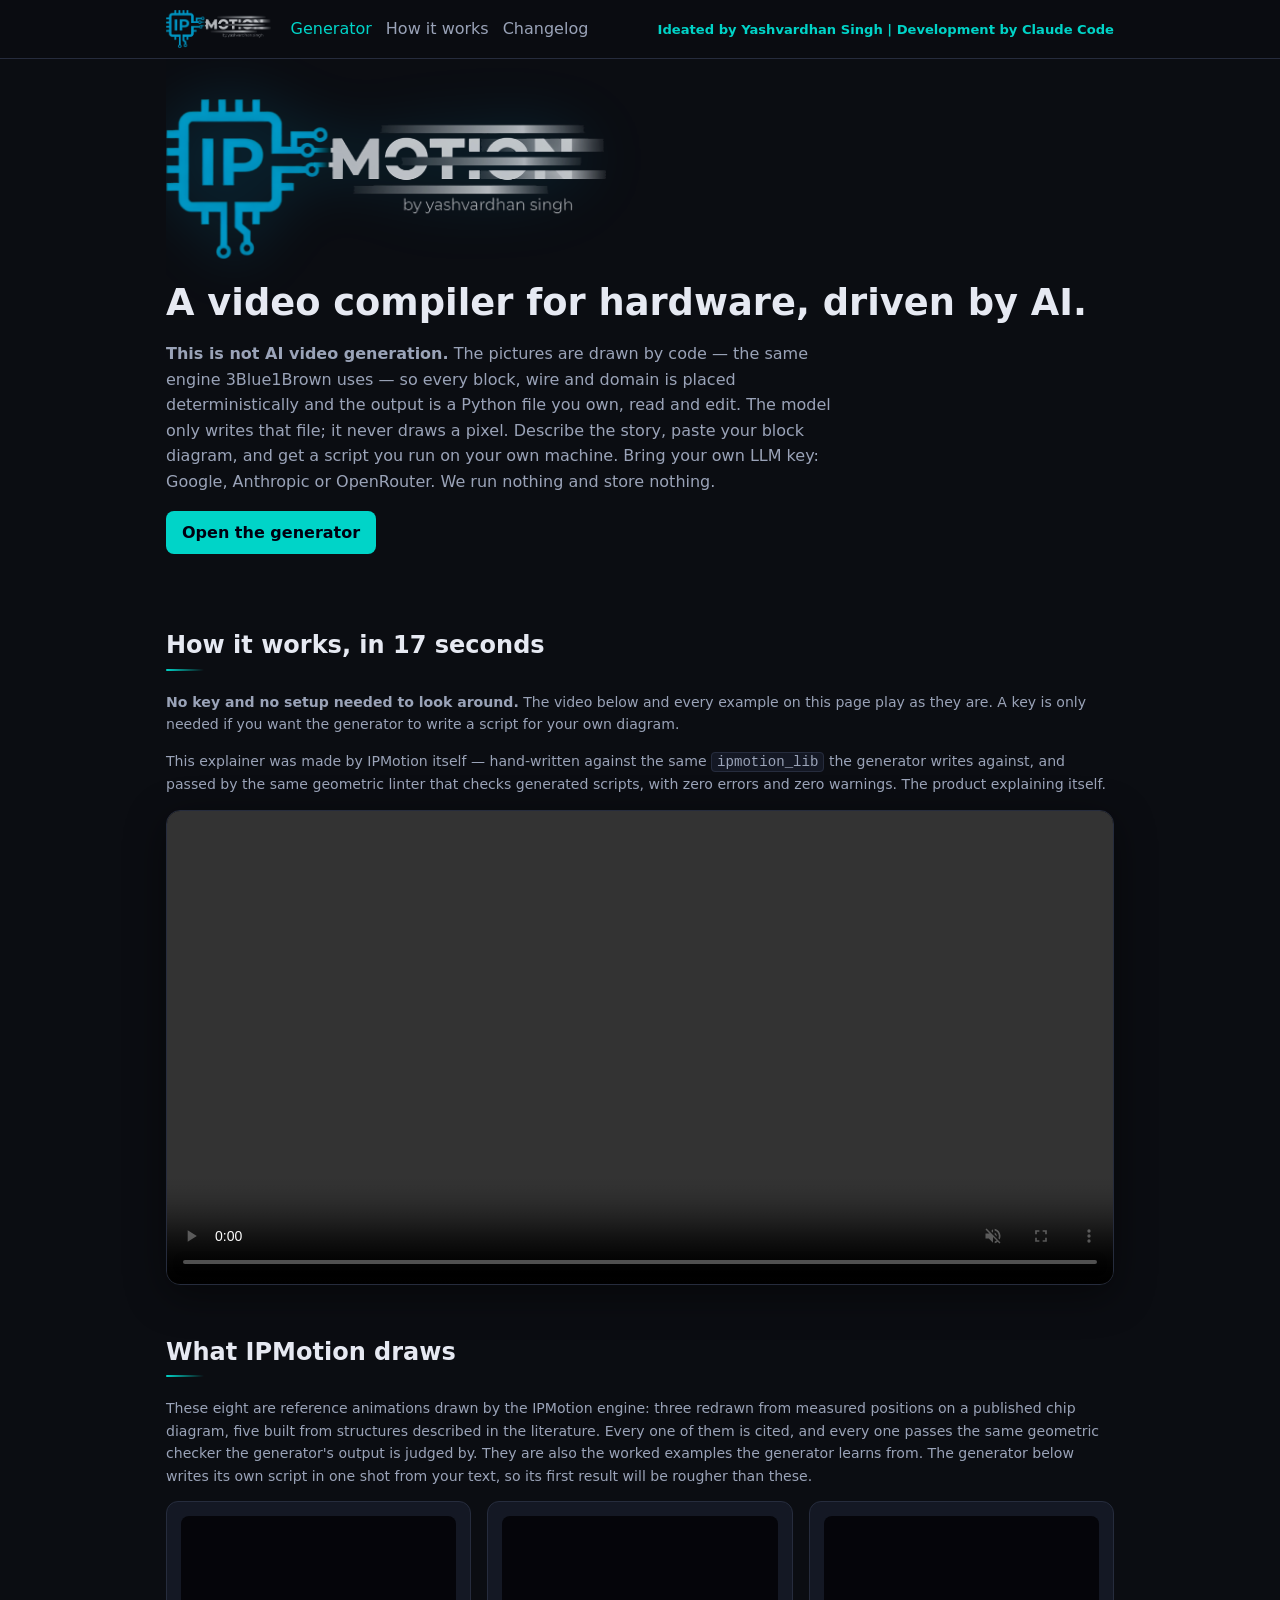
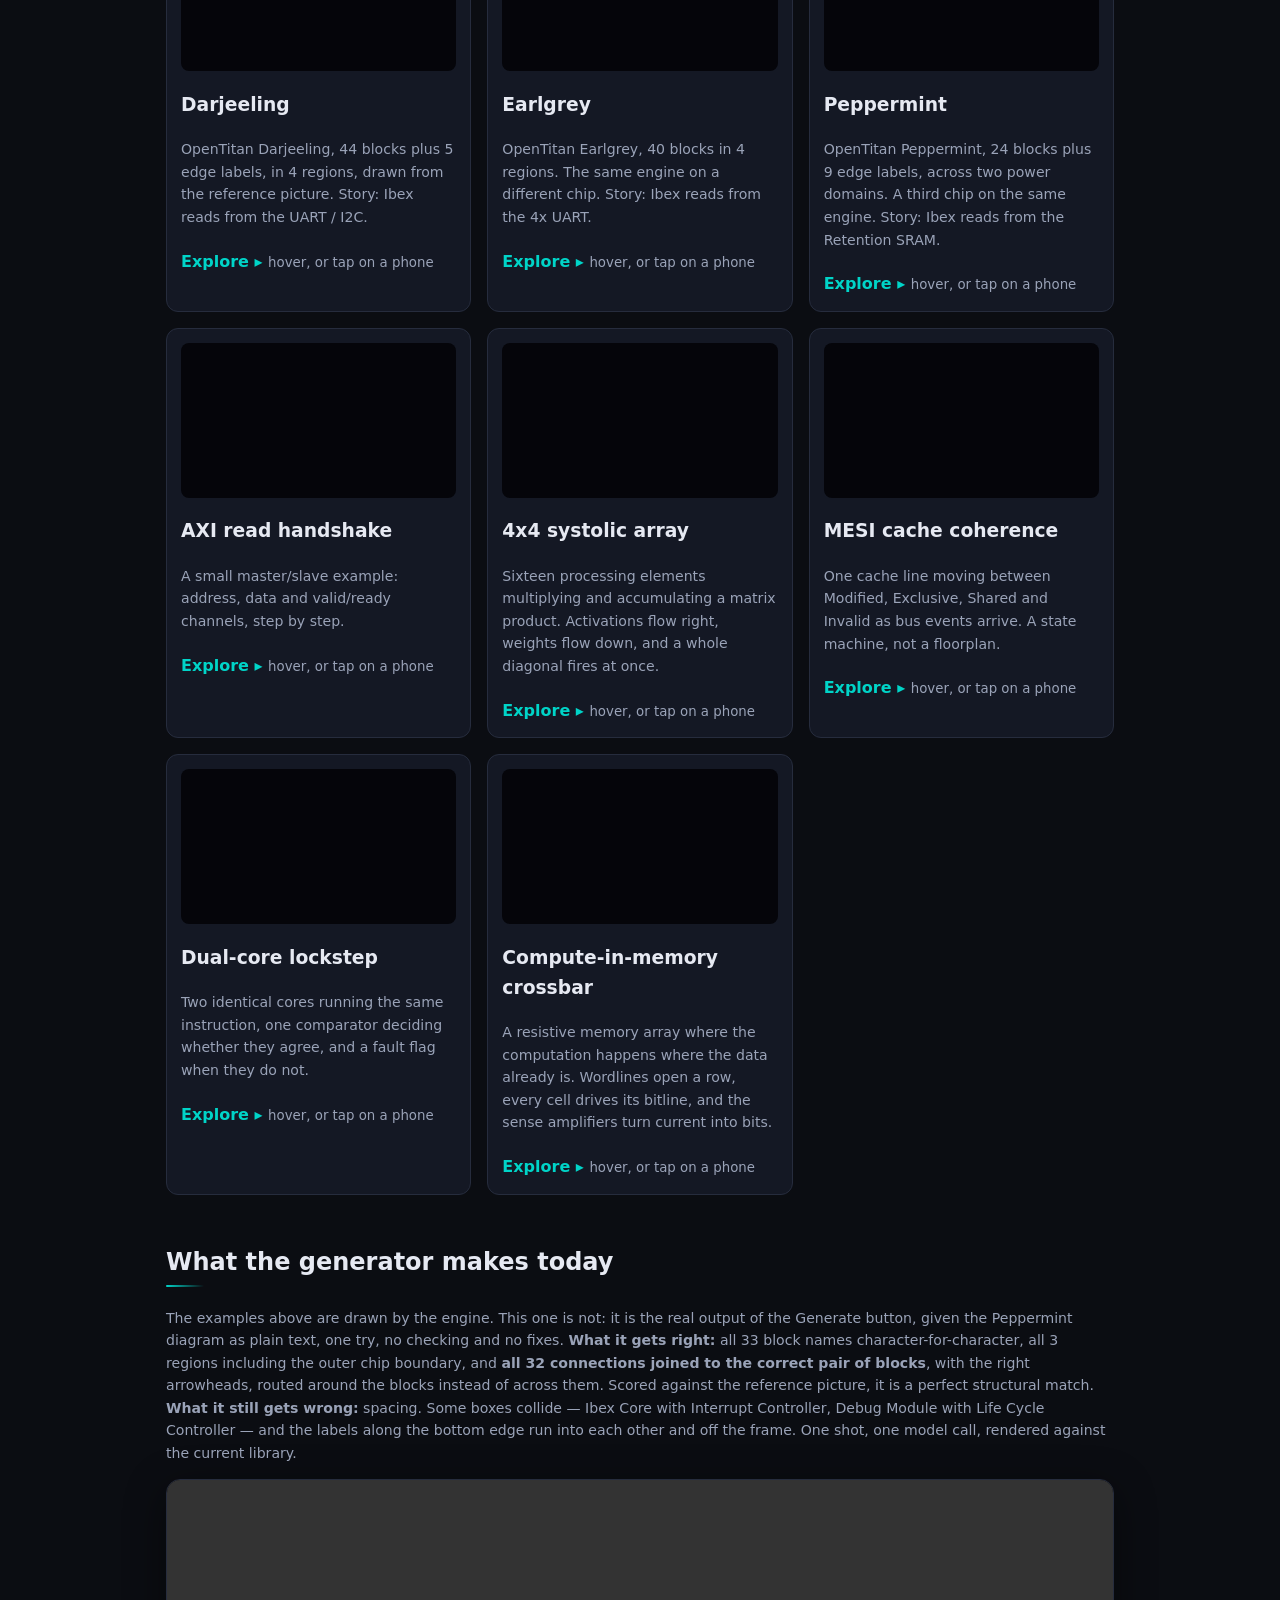
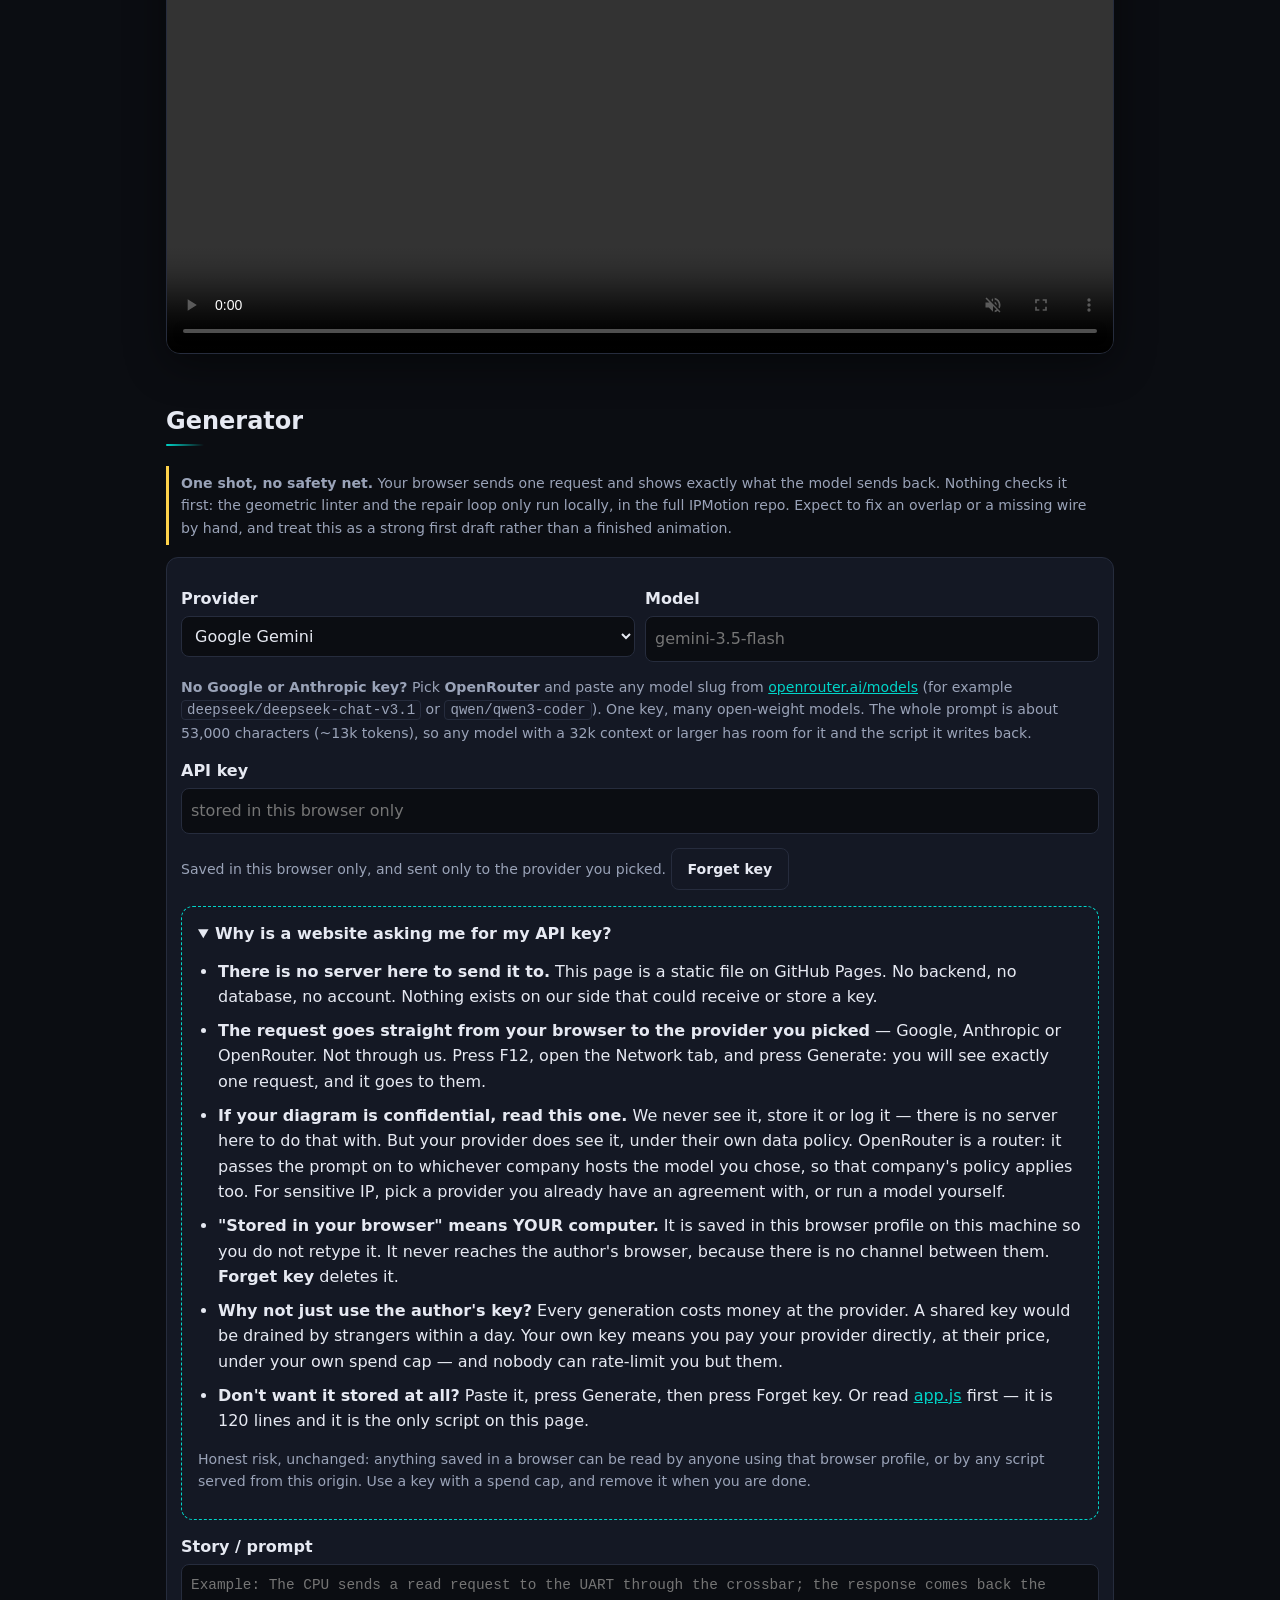
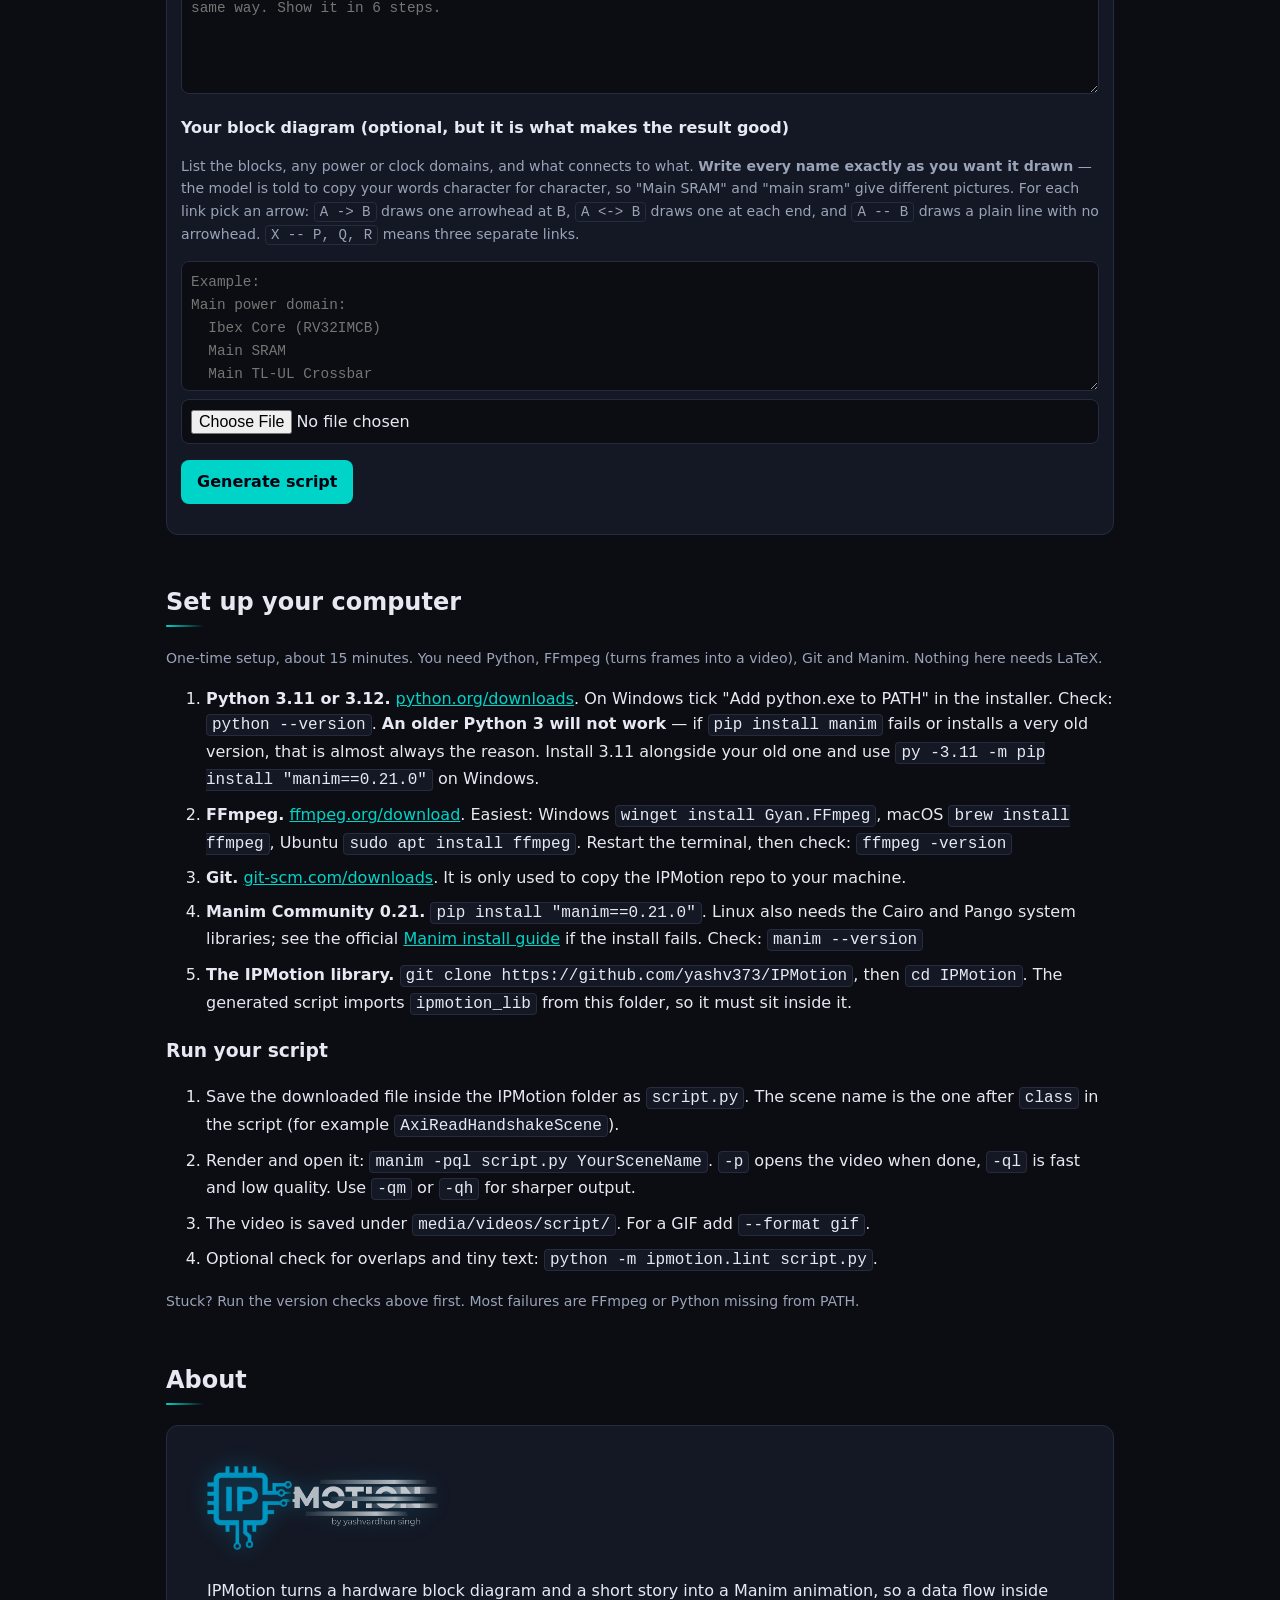
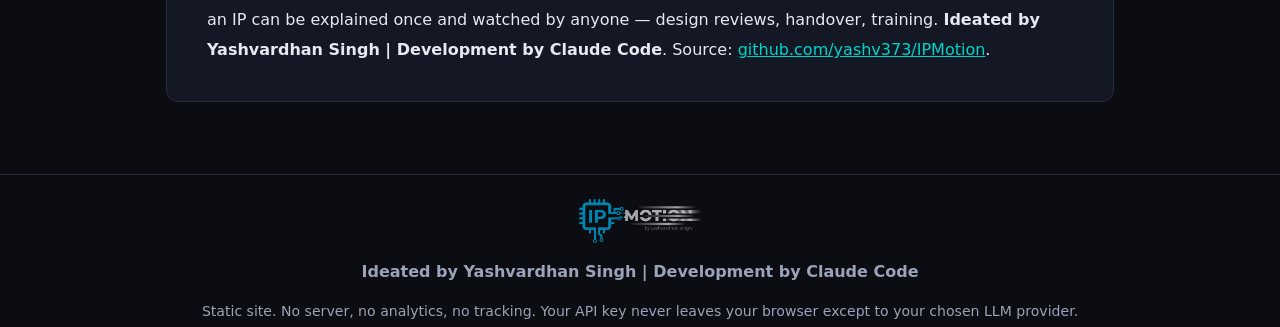
<file: web/index.html>
<!doctype html>
<html lang="en" data-theme="dark"><head><meta charset="utf-8"><meta name="viewport" content="width=device-width,initial-scale=1">
<title>IPMotion Generator</title><meta name="description" content="IPMotion is a deterministic video compiler for hardware block diagrams, driven by an LLM. Describe a data flow, get a Manim script you own. Bring your own API key; nothing runs on our servers.">
<link rel="icon" href="favicon.ico" sizes="any"><link rel="icon" type="image/png" sizes="32x32" href="assets/favicon-32.png"><link rel="apple-touch-icon" href="assets/apple-touch-icon.png"><meta name="theme-color" content="#0b0d12"><meta property="og:title" content="IPMotion Generator"><meta property="og:image" content="assets/logo.png">
<link rel="manifest" href="site.webmanifest"><meta name="theme-color" content="#0b0d12"><link rel="stylesheet" href="style.css"></head><body>
<header><div class="wrap"><a class="brand" href="index.html" aria-label="IPMotion home"><img src="assets/logo.png" alt="IPMotion" width="105" height="38"></a><nav><a href="index.html" aria-current=page>Generator</a><a href="how-it-works.html">How it works</a><a href="changelog.html">Changelog</a></nav>
<span class="credit">Ideated by Yashvardhan Singh | Development by Claude Code</span></div></header>
<div id="popbg" aria-hidden="true"></div><main class="wrap">
<section class="hero"><video class="hero-bg" src="assets/video/hero-bg.mp4?v=2" autoplay muted loop playsinline aria-hidden="true" width="960" height="540" preload="metadata"></video><div class="hero-in"><img class="hero-logo" src="assets/logo.png" alt="IPMotion by Yashvardhan Singh" width="440" height="160"><h1>A video compiler for hardware, driven by AI.</h1>
<p><strong>This is not AI video generation.</strong> The pictures are drawn by code &mdash; the same engine 3Blue1Brown uses &mdash; so every block, wire and domain is placed deterministically and the output is a Python file you own, read and edit. The model only writes that file; it never draws a pixel. Describe the story, paste your block diagram, and get a script you run on your own machine. Bring your own LLM key: Google, Anthropic or OpenRouter. We run nothing and store nothing.</p>
<a class="btn" href="#generator">Open the generator</a></div></section>

<h2>How it works, in 17 seconds</h2>
<p class="note"><strong>No key and no setup needed to look around.</strong> The video below and every example on this page play as they are. A key is only needed if you want the generator to write a script for your own diagram.</p>
<p class="note">This explainer was made by IPMotion itself &mdash; hand-written against the same <code>ipmotion_lib</code> the generator writes against, and passed by the same geometric linter that checks generated scripts, with zero errors and zero warnings. The product explaining itself.</p>
<video class="explainer" src="assets/video/how-ipmotion-works.mp4?v=2" autoplay muted loop playsinline controls preload="metadata" poster="" aria-label="How IPMotion works, animated"></video>
<h2>What IPMotion draws</h2>
<p class="note">These eight are reference animations drawn by the IPMotion engine: three redrawn from measured positions on a published chip diagram, five built from structures described in the literature. Every one of them is cited, and every one passes the same geometric checker the generator's output is judged by. They are also the worked examples the generator learns from. The generator below writes its own script in one shot from your text, so its first result will be rougher than these.</p>
<div class="grid">
<div class="card ex" tabindex="0" role="button" aria-expanded="false" aria-label="Explore Darjeeling"><video class="thumb" src="assets/video/darjeeling.mp4?v=2" autoplay muted loop playsinline preload="metadata" aria-label="Darjeeling animation"></video><h3>Darjeeling</h3><p class="note">OpenTitan Darjeeling, 44 blocks plus 5 edge labels, in 4 regions, drawn from the reference picture. Story: Ibex reads from the UART / I2C.</p><span class="explore">Explore &#9656; <small>hover, or tap on a phone</small></span><div class="pop" role="dialog" aria-label="Darjeeling details"><button type="button" class="alt popx" aria-label="Close">&times;</button><h3>Darjeeling</h3><div class="popgrid"><figure><img class="ref" src="assets/ref/darjeeling.png" alt="Reference for Darjeeling" loading="lazy"><figcaption class="note">Reference: OpenTitan Darjeeling top-level block diagram.</figcaption></figure><div><h4>Prompt</h4><p>Show Ibex reading from the UART / I2C.</p><h4>Story</h4><ol><li>Idle: nothing is happening yet</li><li>Step 1: Ibex Core sends a read request</li><li>Step 2: Main TL-UL Crossbar passes it to the Low-Speed domain</li><li>Step 3: Peri TL-UL Cross bar sends it to 1 x UART / 1x I2C</li><li>Step 4: 1 x UART / 1x I2C answers</li><li>Step 5: The response travels back over the same links</li><li>Step 6: Ibex Core receives the data. Read complete</li></ol><h4>Model used</h4><p>No model used. This animation was made for developing a better RAG framework for IPMotion.</p></div></div></div></div>
<div class="card ex" tabindex="0" role="button" aria-expanded="false" aria-label="Explore Earlgrey"><video class="thumb" src="assets/video/earlgrey.mp4?v=2" autoplay muted loop playsinline preload="metadata" aria-label="Earlgrey animation"></video><h3>Earlgrey</h3><p class="note">OpenTitan Earlgrey, 40 blocks in 4 regions. The same engine on a different chip. Story: Ibex reads from the 4x UART.</p><span class="explore">Explore &#9656; <small>hover, or tap on a phone</small></span><div class="pop" role="dialog" aria-label="Earlgrey details"><button type="button" class="alt popx" aria-label="Close">&times;</button><h3>Earlgrey</h3><div class="popgrid"><figure><img class="ref" src="assets/ref/earlgrey.png" alt="Reference for Earlgrey" loading="lazy"><figcaption class="note">Reference: OpenTitan Earlgrey top-level block diagram.</figcaption></figure><div><h4>Prompt</h4><p>Show Ibex reading from the 4x UART.</p><h4>Story</h4><ol><li>Idle: nothing is happening yet</li><li>Step 1: Ibex Core sends a read request</li><li>Step 2: The TL-UL Crossbar passes it to the peripheral side</li><li>Step 3: The peripheral TL-UL Cross bar sends it to the 4x UART</li><li>Step 4: The 4x UART answers</li><li>Step 5: The response travels back over the same links</li><li>Step 6: Ibex Core receives the data. Read complete</li></ol><h4>Model used</h4><p>No model used. This animation was made for developing a better RAG framework for IPMotion.</p></div></div></div></div>
<div class="card ex" tabindex="0" role="button" aria-expanded="false" aria-label="Explore Peppermint"><video class="thumb" src="assets/video/peppermint.mp4?v=2" autoplay muted loop playsinline preload="metadata" aria-label="Peppermint animation"></video><h3>Peppermint</h3><p class="note">OpenTitan Peppermint, 24 blocks plus 9 edge labels, across two power domains. A third chip on the same engine. Story: Ibex reads from the Retention SRAM.</p><span class="explore">Explore &#9656; <small>hover, or tap on a phone</small></span><div class="pop" role="dialog" aria-label="Peppermint details"><button type="button" class="alt popx" aria-label="Close">&times;</button><h3>Peppermint</h3><div class="popgrid"><figure><img class="ref" src="assets/ref/peppermint.png" alt="Reference for Peppermint" loading="lazy"><figcaption class="note">Reference: OpenTitan Peppermint top-level block diagram.</figcaption></figure><div><h4>Prompt</h4><p>Show Ibex reading from the Retention SRAM in the always-on domain.</p><h4>Story</h4><ol><li>Idle: nothing is happening yet</li><li>Step 1: Ibex Core sends a read request</li><li>Step 2: The Main TL-UL Crossbar passes it to the always-on side</li><li>Step 3: The AON TL-UL Cross bar sends it to the Retention SRAM</li><li>Step 4: The Retention SRAM answers</li><li>Step 5: The response travels back over the same links</li><li>Step 6: Ibex Core receives the data. Read complete</li></ol><h4>Model used</h4><p>No model used. This animation was made for developing a better RAG framework for IPMotion.</p></div></div></div></div>
<div class="card ex" tabindex="0" role="button" aria-expanded="false" aria-label="Explore AXI read handshake"><video class="thumb" src="assets/video/axi.mp4?v=2" autoplay muted loop playsinline preload="metadata" aria-label="AXI read handshake animation"></video><h3>AXI read handshake</h3><p class="note">A small master/slave example: address, data and valid/ready channels, step by step.</p><span class="explore">Explore &#9656; <small>hover, or tap on a phone</small></span><div class="pop" role="dialog" aria-label="AXI read handshake details"><button type="button" class="alt popx" aria-label="Close">&times;</button><h3>AXI read handshake</h3><div class="popgrid"><figure><img class="ref" src="assets/ref/axi.svg" alt="Reference for AXI read handshake" loading="lazy"><figcaption class="note">A standard AXI read-channel diagram, drawn for this page (not a reference image).</figcaption></figure><div><h4>Prompt</h4><p>AXI4 read handshake between a master and a slave, cycle by cycle.</p><h4>Story</h4><ol><li>Cycle 1: Master asserts ARVALID=1 &amp; ARADDR=0x1000</li><li>Cycle 2: Slave asserts ARREADY=1. AR Handshake completes.</li><li>Cycle 3: Internal memory read latency. ARVALID deasserted.</li><li>Cycle 4: Slave drives RDATA=0xCAFE, RVALID=1, RLAST=1</li><li>Cycle 5: Master asserts RREADY=1. Read Data Handshake completes!</li><li>Transaction Complete: Read data 0xCAFE received successfully.</li></ol><h4>Model used</h4><p>No model used. This animation was made for developing a better RAG framework for IPMotion.</p></div></div></div></div>
<div class="card ex" tabindex="0" role="button" aria-expanded="false" aria-label="Explore 4x4 systolic array"><video class="thumb" src="assets/video/systolic-array.mp4?v=2" autoplay muted loop playsinline preload="metadata"></video><h3>4x4 systolic array</h3><p class="note">Sixteen processing elements multiplying and accumulating a matrix product. Activations flow right, weights flow down, and a whole diagonal fires at once.</p><span class="explore">Explore &#9656; <small>hover, or tap on a phone</small></span><div class="pop" role="dialog" aria-label="4x4 systolic array details"><button type="button" class="alt popx" aria-label="Close">&times;</button><h3>4x4 systolic array</h3><div class="popgrid"><figure><img class="ref" src="assets/ref/systolic.svg" alt="Structure of the 4x4 output-stationary systolic array" loading="lazy"><figcaption class="note">The 4x4 output-stationary systolic array, drawn by us for this page from the structure described in the cited work &mdash; not a reproduction of the papers' own figures.</figcaption></figure><div><h4>What it shows</h4><p>Sixteen processing elements multiplying and accumulating a matrix product. Activations flow right, weights flow down, and a whole diagonal fires at once.</p><h4>Steps</h4><ol><li>Activations enter from the left, one row each</li><li>Weights are pushed down each column</li><li>Cycle by cycle, every PE on a diagonal computes at the same moment</li><li>Partial sums leave the bottom of each column</li></ol><h4>Source</h4><p class="cite">H.T. Kung and C.E. Leiserson, &ldquo;Systolic Arrays (for VLSI)&rdquo;, Sparse Matrix Proceedings, 1978. N.P. Jouppi et al., &ldquo;In-Datacenter Performance Analysis of a Tensor Processing Unit&rdquo;, ISCA 2017.</p><h4>Model used</h4><p>No model used. Drawn by the IPMotion engine, and used as a worked example the generator can learn from.</p></div></div></div></div>
<div class="card ex" tabindex="0" role="button" aria-expanded="false" aria-label="Explore MESI cache coherence"><video class="thumb" src="assets/video/mesi-fsm.mp4?v=2" autoplay muted loop playsinline preload="metadata"></video><h3>MESI cache coherence</h3><p class="note">One cache line moving between Modified, Exclusive, Shared and Invalid as bus events arrive. A state machine, not a floorplan.</p><span class="explore">Explore &#9656; <small>hover, or tap on a phone</small></span><div class="pop" role="dialog" aria-label="MESI cache coherence details"><button type="button" class="alt popx" aria-label="Close">&times;</button><h3>MESI cache coherence</h3><div class="popgrid"><figure><img class="ref" src="assets/ref/mesi.svg" alt="Structure of the MESI cache-coherence state machine" loading="lazy"><figcaption class="note">The MESI cache-coherence state machine, drawn by us for this page from the structure described in the cited work &mdash; not a reproduction of the papers' own figures.</figcaption></figure><div><h4>What it shows</h4><p>One cache line moving between Modified, Exclusive, Shared and Invalid as bus events arrive. A state machine, not a floorplan.</p><h4>Steps</h4><ol><li>The line starts Invalid: this cache does not have it</li><li>A read miss with no other sharer makes it Exclusive</li><li>A write hit makes it Modified, dirty and private</li><li>Another core reads it: write back and drop to Shared</li><li>Another core writes: this copy becomes Invalid</li></ol><h4>Source</h4><p class="cite">M.S. Papamarcos and J.H. Patel, &ldquo;A Low-Overhead Coherence Solution for Multiprocessors with Private Cache Memories&rdquo;, ISCA 1984.</p><h4>Model used</h4><p>No model used. Drawn by the IPMotion engine, and used as a worked example the generator can learn from.</p></div></div></div></div>
<div class="card ex" tabindex="0" role="button" aria-expanded="false" aria-label="Explore Dual-core lockstep"><video class="thumb" src="assets/video/lockstep.mp4?v=2" autoplay muted loop playsinline preload="metadata"></video><h3>Dual-core lockstep</h3><p class="note">Two identical cores running the same instruction, one comparator deciding whether they agree, and a fault flag when they do not.</p><span class="explore">Explore &#9656; <small>hover, or tap on a phone</small></span><div class="pop" role="dialog" aria-label="Dual-core lockstep details"><button type="button" class="alt popx" aria-label="Close">&times;</button><h3>Dual-core lockstep</h3><div class="popgrid"><figure><img class="ref" src="assets/ref/lockstep.svg" alt="Structure of the dual-core lockstep safety island" loading="lazy"><figcaption class="note">The dual-core lockstep safety island, drawn by us for this page from the structure described in the cited work &mdash; not a reproduction of the papers' own figures.</figcaption></figure><div><h4>What it shows</h4><p>Two identical cores running the same instruction, one comparator deciding whether they agree, and a fault flag when they do not.</p><h4>Steps</h4><ol><li>The same instruction is issued to both cores</li><li>Core B runs it two cycles later, so one glitch cannot hit both</li><li>Both results arrive at the comparator</li><li>They agree, so nothing is raised</li><li>A bit flips in Core B, the results differ, and the fault flag goes up</li></ol><h4>Source</h4><p class="cite">ARM, &ldquo;Cortex-R5 Technical Reference Manual&rdquo; (redundant core comparison and the decorrelating delay). ISO 26262-5, hardware requirements for ASIL-D.</p><h4>Model used</h4><p>No model used. Drawn by the IPMotion engine, and used as a worked example the generator can learn from.</p></div></div></div></div>
<div class="card ex" tabindex="0" role="button" aria-expanded="false" aria-label="Explore Compute-in-memory crossbar"><video class="thumb" src="assets/video/cim-crossbar.mp4?v=2" autoplay muted loop playsinline preload="metadata"></video><h3>Compute-in-memory crossbar</h3><p class="note">A resistive memory array where the computation happens where the data already is. Wordlines open a row, every cell drives its bitline, and the sense amplifiers turn current into bits.</p><span class="explore">Explore &#9656; <small>hover, or tap on a phone</small></span><div class="pop" role="dialog" aria-label="Compute-in-memory crossbar details"><button type="button" class="alt popx" aria-label="Close">&times;</button><h3>Compute-in-memory crossbar</h3><div class="popgrid"><figure><img class="ref" src="assets/ref/cim.svg" alt="Structure of the resistive compute-in-memory crossbar" loading="lazy"><figcaption class="note">The resistive compute-in-memory crossbar, drawn by us for this page from the structure described in the cited work &mdash; not a reproduction of the papers' own figures.</figcaption></figure><div><h4>What it shows</h4><p>A resistive memory array where the computation happens where the data already is. Wordlines open a row, every cell drives its bitline, and the sense amplifiers turn current into bits.</p><h4>Steps</h4><ol><li>The row decoder drives one wordline high</li><li>Every cell on that row drives its own bitline at the same moment</li><li>The sense amplifiers resolve all six columns together</li><li>The digital output register takes the row</li><li>Four rows, four cycles, and the data never moved</li></ol><h4>Source</h4><p class="cite">A. Shafiee et al., &ldquo;ISAAC&rdquo;, ISCA 2016. P. Chi et al., &ldquo;PRIME&rdquo;, ISCA 2016.</p><h4>Model used</h4><p>No model used. Drawn by the IPMotion engine, and used as a worked example the generator can learn from.</p></div></div></div></div>
</div>

<h2>What the generator makes today</h2>
<p class="note">The examples above are drawn by the engine. This one is not: it is the real output of the Generate button, given the Peppermint diagram as plain text, one try, no checking and no fixes. <strong>What it gets right:</strong> all 33 block names character-for-character, all 3 regions including the outer chip boundary, and <strong>all 32 connections joined to the correct pair of blocks</strong>, with the right arrowheads, routed around the blocks instead of across them. Scored against the reference picture, it is a perfect structural match. <strong>What it still gets wrong:</strong> spacing. Some boxes collide &mdash; Ibex Core with Interrupt Controller, Debug Module with Life Cycle Controller &mdash; and the labels along the bottom edge run into each other and off the frame. One shot, one model call, rendered against the current library.</p>
<video class="explainer" src="assets/video/generated-peppermint.mp4?v=5" autoplay muted loop playsinline controls preload="metadata" aria-label="Animation written by the generator in one shot"></video>
<h2 id="generator">Generator</h2>
<div class="warn"><strong>One shot, no safety net.</strong> Your browser sends one request and shows exactly what the model sends back. Nothing checks it first: the geometric linter and the repair loop only run locally, in the full IPMotion repo. Expect to fix an overlap or a missing wire by hand, and treat this as a strong first draft rather than a finished animation.</div>
<form id="f" class="card" onsubmit="return false">
<div class="row"><div><label for="provider">Provider</label><select id="provider"><option value="gemini">Google Gemini</option><option value="anthropic">Anthropic Claude</option><option value="openrouter">OpenRouter (open-weight models)</option></select></div>
<div><label for="model">Model</label><input id="model" autocomplete="off"></div></div><p class="note"><strong>No Google or Anthropic key?</strong> Pick <strong>OpenRouter</strong> and paste any model slug from <a href="https://openrouter.ai/models" target="_blank" rel="noopener">openrouter.ai/models</a> (for example <code>deepseek/deepseek-chat-v3.1</code> or <code>qwen/qwen3-coder</code>). One key, many open-weight models. The whole prompt is about 53,000 characters (~13k tokens), so any model with a 32k context or larger has room for it and the script it writes back.</p>
<label for="key">API key</label><input id="key" type="password" autocomplete="off" placeholder="stored in this browser only">
<p class="note">Saved in this browser only, and sent only to the provider you picked. <button type="button" class="alt" id="forget">Forget key</button></p>
<details class="setup" open><summary><strong>Why is a website asking me for my API key?</strong></summary>
<ul class="steps">
<li><strong>There is no server here to send it to.</strong> This page is a static file on GitHub Pages. No backend, no database, no account. Nothing exists on our side that could receive or store a key.</li>
<li><strong>The request goes straight from your browser to the provider you picked</strong> &mdash; Google, Anthropic or OpenRouter. Not through us. Press F12, open the Network tab, and press Generate: you will see exactly one request, and it goes to them.</li><li><strong>If your diagram is confidential, read this one.</strong> We never see it, store it or log it &mdash; there is no server here to do that with. But your provider does see it, under their own data policy. OpenRouter is a router: it passes the prompt on to whichever company hosts the model you chose, so that company's policy applies too. For sensitive IP, pick a provider you already have an agreement with, or run a model yourself.</li>
<li><strong>"Stored in your browser" means YOUR computer.</strong> It is saved in this browser profile on this machine so you do not retype it. It never reaches the author's browser, because there is no channel between them. <strong>Forget key</strong> deletes it.</li>
<li><strong>Why not just use the author's key?</strong> Every generation costs money at the provider. A shared key would be drained by strangers within a day. Your own key means you pay your provider directly, at their price, under your own spend cap &mdash; and nobody can rate-limit you but them.</li>
<li><strong>Don't want it stored at all?</strong> Paste it, press Generate, then press Forget key. Or read <a href="https://github.com/yashv373/IPMotion/blob/main/web/app.js">app.js</a> first &mdash; it is 120 lines and it is the only script on this page.</li>
</ul>
<p class="note">Honest risk, unchanged: anything saved in a browser can be read by anyone using that browser profile, or by any script served from this origin. Use a key with a spend cap, and remove it when you are done.</p></details>
<label for="story">Story / prompt</label><textarea id="story" placeholder="Example: The CPU sends a read request to the UART through the crossbar; the response comes back the same way. Show it in 6 steps."></textarea>
<label for="diagram">Your block diagram (optional, but it is what makes the result good)</label><p class="note">List the blocks, any power or clock domains, and what connects to what. <strong>Write every name exactly as you want it drawn</strong> &mdash; the model is told to copy your words character for character, so "Main SRAM" and "main sram" give different pictures. For each link pick an arrow: <code>A -&gt; B</code> draws one arrowhead at B, <code>A &lt;-&gt; B</code> draws one at each end, and <code>A -- B</code> draws a plain line with no arrowhead. <code>X -- P, Q, R</code> means three separate links.</p><textarea id="diagram" placeholder="Example:&#10;Main power domain:&#10;  Ibex Core (RV32IMCB)&#10;  Main SRAM&#10;  Main TL-UL Crossbar&#10;&#10;Wiring:&#10;  Ibex Core (RV32IMCB) -> Main TL-UL Crossbar&#10;  Main TL-UL Crossbar -- Main SRAM&#10;  Main TL-UL Crossbar <-> Retention SRAM"></textarea>
<input id="file" type="file" accept=".yaml,.yml,.txt,.md,.json" aria-label="Load diagram file">
<p><button id="go" type="button">Generate script</button> <span id="status" class="note"></span></p><div id="err"></div></form>

<section id="out" hidden><h2>Your script</h2>
<p><button id="dl" type="button">Download .py</button> <button id="cp" type="button" class="alt">Copy</button></p>
<pre><code id="code"></code></pre>
<div class="setup"><h3>Local setup</h3><p class="note">First time? Follow <a href="#setup">Set up your computer</a> below.</p><p>The script imports <code>ipmotion_lib</code>, so run it inside the IPMotion repo:</p>
<pre>git clone https://github.com/yashv373/IPMotion
cd IPMotion
pip install "manim==0.21.0"
# save the downloaded file here as script.py, then:
manim -pql script.py YourSceneName
# optional geometric check:
python -m ipmotion.lint script.py</pre>
<p class="note">Replace <code>YourSceneName</code> with the class name in the script. No LaTeX needed. Use <code>-qh</code> for a sharper render.</p></div><div class="setup"><h3>Not happy with the first result? Keep going.</h3>
<p>This is one shot with no checking, so a first draft is normal. You do not have to start again:</p>
<ol class="steps">
<li><strong>Ask any chat assistant to fix it.</strong> The file is ordinary Manim code, so paste it into ChatGPT, Claude, Gemini or whichever you already pay for, and say what is wrong in plain words &mdash; "two blocks overlap", "the UART arrow is missing", "make the title smaller". Then run it again.</li>
<li><strong>Let the checker tell you what is wrong first.</strong> In the repo, run <code>python -m ipmotion.lint script.py</code>. It lists overlapping text, labels too small to read, wires ending in empty space and anything outside the frame. Paste that list in with the script and the assistant has something precise to work from.</li>
<li><strong>Change your input, not just the script.</strong> Most misses come from the diagram text. Add the connection it skipped, or write a name exactly as you want it drawn, and generate again.</li>
</ol>
<p class="note"><strong>Where this is going.</strong> That back-and-forth is something IPMotion should do for you, not something you should have to drive. The generate &rarr; check &rarr; repair loop already runs locally in the repo; bringing it into this page, so the site hands you a script it has already checked and corrected a few times, is the next direction for IPMotion.</p></div>
</section>
<h2 id="setup">Set up your computer</h2>
<p class="note">One-time setup, about 15 minutes. You need Python, FFmpeg (turns frames into a video), Git and Manim. Nothing here needs LaTeX.</p>
<ol class="steps">
<li><strong>Python 3.11 or 3.12.</strong> <a href="https://www.python.org/downloads/" target="_blank" rel="noopener">python.org/downloads</a>. On Windows tick "Add python.exe to PATH" in the installer. Check: <code>python --version</code>. <strong>An older Python 3 will not work</strong> &mdash; if <code>pip install manim</code> fails or installs a very old version, that is almost always the reason. Install 3.11 alongside your old one and use <code>py -3.11 -m pip install "manim==0.21.0"</code> on Windows.</li>
<li><strong>FFmpeg.</strong> <a href="https://ffmpeg.org/download.html" target="_blank" rel="noopener">ffmpeg.org/download</a>. Easiest: Windows <code>winget install Gyan.FFmpeg</code>, macOS <code>brew install ffmpeg</code>, Ubuntu <code>sudo apt install ffmpeg</code>. Restart the terminal, then check: <code>ffmpeg -version</code></li>
<li><strong>Git.</strong> <a href="https://git-scm.com/downloads" target="_blank" rel="noopener">git-scm.com/downloads</a>. It is only used to copy the IPMotion repo to your machine.</li>
<li><strong>Manim Community 0.21.</strong> <code>pip install "manim==0.21.0"</code>. Linux also needs the Cairo and Pango system libraries; see the official <a href="https://docs.manim.community/en/stable/installation.html" target="_blank" rel="noopener">Manim install guide</a> if the install fails. Check: <code>manim --version</code></li>
<li><strong>The IPMotion library.</strong> <code>git clone https://github.com/yashv373/IPMotion</code>, then <code>cd IPMotion</code>. The generated script imports <code>ipmotion_lib</code> from this folder, so it must sit inside it.</li>
</ol>
<h3>Run your script</h3>
<ol class="steps">
<li>Save the downloaded file inside the IPMotion folder as <code>script.py</code>. The scene name is the one after <code>class</code> in the script (for example <code>AxiReadHandshakeScene</code>).</li>
<li>Render and open it: <code>manim -pql script.py YourSceneName</code>. <code>-p</code> opens the video when done, <code>-ql</code> is fast and low quality. Use <code>-qm</code> or <code>-qh</code> for sharper output.</li>
<li>The video is saved under <code>media/videos/script/</code>. For a GIF add <code>--format gif</code>.</li>
<li>Optional check for overlaps and tiny text: <code>python -m ipmotion.lint script.py</code>.</li>
</ol>
<p class="note">Stuck? Run the version checks above first. Most failures are FFmpeg or Python missing from PATH.</p>
<h2>About</h2><p class="card"><img class="about-logo" src="assets/logo.png" alt="IPMotion by Yashvardhan Singh" width="264" height="96">IPMotion turns a hardware block diagram and a short story into a Manim animation, so a data flow inside an IP can be explained once and watched by anyone &mdash; design reviews, handover, training.
<strong>Ideated by Yashvardhan Singh | Development by Claude Code</strong>. Source: <a href="https://github.com/yashv373/IPMotion">github.com/yashv373/IPMotion</a>.</p>
</main>
<footer><div class="wrap"><img class="foot-logo" src="assets/logo.png" alt="IPMotion" width="121" height="44"><p><strong>Ideated by Yashvardhan Singh | Development by Claude Code</strong></p>
<p class="note">Static site. No server, no analytics, no tracking. Your API key never leaves your browser except to your chosen LLM provider.</p></div></footer>
<script src="app.js"></script></body></html>
</file>
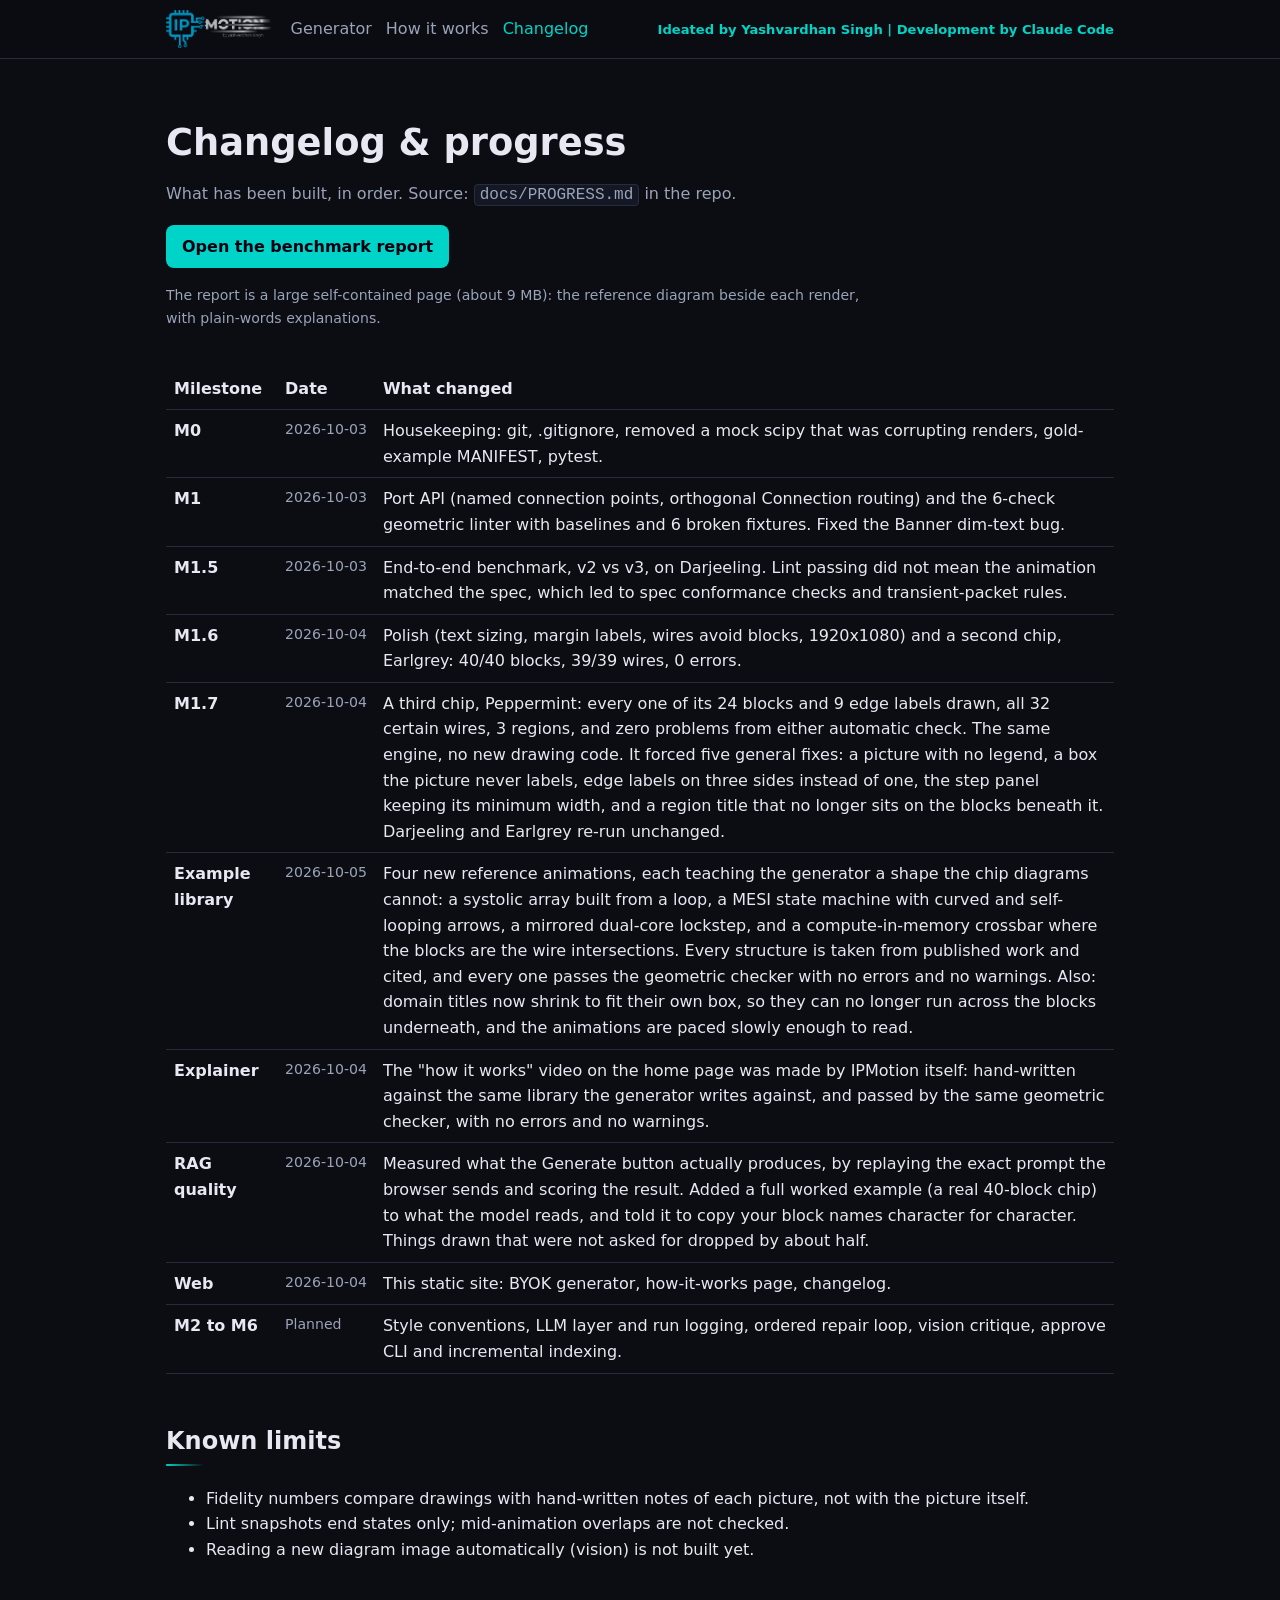
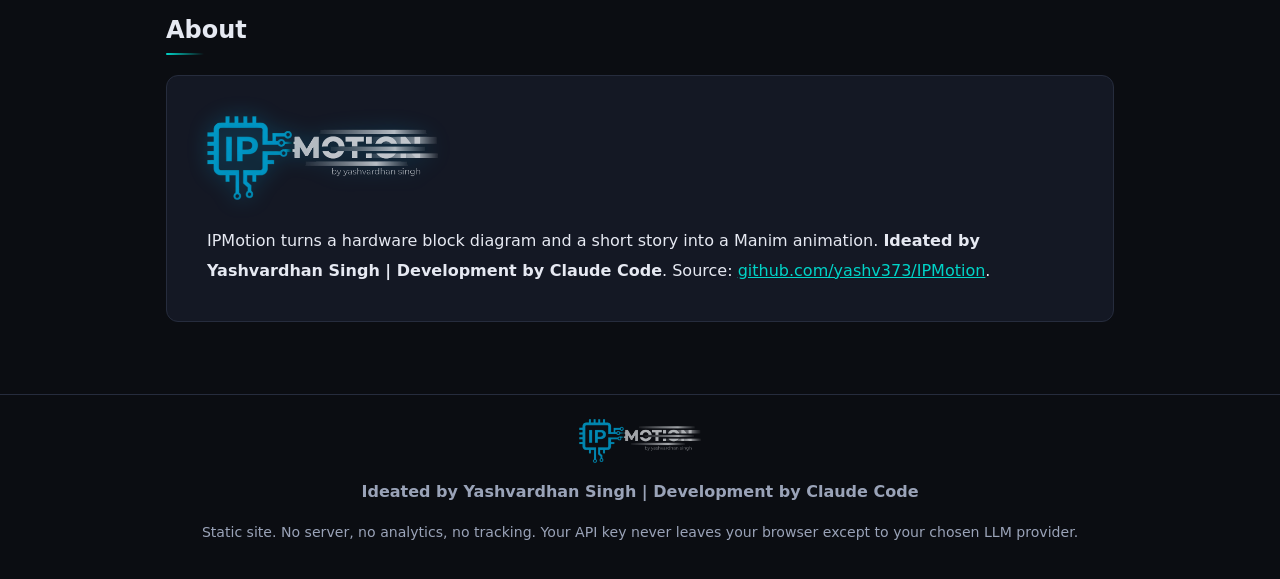
<file: web/changelog.html>
<!doctype html>
<html lang="en" data-theme="dark"><head><meta charset="utf-8"><meta name="viewport" content="width=device-width,initial-scale=1">
<title>IPMotion Changelog</title><meta name="description" content="IPMotion: describe a hardware block diagram story, get a Manim animation script. Bring your own API key; nothing runs on our servers.">
<link rel="icon" href="favicon.ico" sizes="any"><link rel="icon" type="image/png" sizes="32x32" href="assets/favicon-32.png"><link rel="apple-touch-icon" href="assets/apple-touch-icon.png"><meta name="theme-color" content="#0b0d12"><meta property="og:title" content="IPMotion Changelog"><meta property="og:image" content="assets/logo.png">
<link rel="manifest" href="site.webmanifest"><meta name="theme-color" content="#0b0d12"><link rel="stylesheet" href="style.css"></head><body>
<header><div class="wrap"><a class="brand" href="index.html" aria-label="IPMotion home"><img src="assets/logo.png" alt="IPMotion" width="105" height="38"></a><nav><a href="index.html">Generator</a><a href="how-it-works.html">How it works</a><a href="changelog.html" aria-current=page>Changelog</a></nav>
<span class="credit">Ideated by Yashvardhan Singh | Development by Claude Code</span></div></header>
<div id="popbg" aria-hidden="true"></div><main class="wrap">
<section class="hero"><h1>Changelog &amp; progress</h1><p>What has been built, in order. Source: <code>docs/PROGRESS.md</code> in the repo.</p>
<p><a class="btn" href="report.html">Open the benchmark report</a></p>
<p class="note">The report is a large self-contained page (about 9 MB): the reference diagram beside each render, with plain-words explanations.</p></section>
<table><tr><th>Milestone</th><th>Date</th><th>What changed</th></tr><tr><td><strong>M0</strong></td><td class="note">2026-10-03</td><td>Housekeeping: git, .gitignore, removed a mock scipy that was corrupting renders, gold-example MANIFEST, pytest.</td></tr><tr><td><strong>M1</strong></td><td class="note">2026-10-03</td><td>Port API (named connection points, orthogonal Connection routing) and the 6-check geometric linter with baselines and 6 broken fixtures. Fixed the Banner dim-text bug.</td></tr><tr><td><strong>M1.5</strong></td><td class="note">2026-10-03</td><td>End-to-end benchmark, v2 vs v3, on Darjeeling. Lint passing did not mean the animation matched the spec, which led to spec conformance checks and transient-packet rules.</td></tr><tr><td><strong>M1.6</strong></td><td class="note">2026-10-04</td><td>Polish (text sizing, margin labels, wires avoid blocks, 1920x1080) and a second chip, Earlgrey: 40/40 blocks, 39/39 wires, 0 errors.</td></tr><tr><td><strong>M1.7</strong></td><td class="note">2026-10-04</td><td>A third chip, Peppermint: every one of its 24 blocks and 9 edge labels drawn, all 32 certain wires, 3 regions, and zero problems from either automatic check. The same engine, no new drawing code. It forced five general fixes: a picture with no legend, a box the picture never labels, edge labels on three sides instead of one, the step panel keeping its minimum width, and a region title that no longer sits on the blocks beneath it. Darjeeling and Earlgrey re-run unchanged.</td></tr><tr><td><strong>Example library</strong></td><td class="note">2026-10-05</td><td>Four new reference animations, each teaching the generator a shape the chip diagrams cannot: a systolic array built from a loop, a MESI state machine with curved and self-looping arrows, a mirrored dual-core lockstep, and a compute-in-memory crossbar where the blocks are the wire intersections. Every structure is taken from published work and cited, and every one passes the geometric checker with no errors and no warnings. Also: domain titles now shrink to fit their own box, so they can no longer run across the blocks underneath, and the animations are paced slowly enough to read.</td></tr>
<tr><td><strong>Explainer</strong></td><td class="note">2026-10-04</td><td>The "how it works" video on the home page was made by IPMotion itself: hand-written against the same library the generator writes against, and passed by the same geometric checker, with no errors and no warnings.</td></tr>
<tr><td><strong>RAG quality</strong></td><td class="note">2026-10-04</td><td>Measured what the Generate button actually produces, by replaying the exact prompt the browser sends and scoring the result. Added a full worked example (a real 40-block chip) to what the model reads, and told it to copy your block names character for character. Things drawn that were not asked for dropped by about half.</td></tr>
<tr><td><strong>Web</strong></td><td class="note">2026-10-04</td><td>This static site: BYOK generator, how-it-works page, changelog.</td></tr><tr><td><strong>M2 to M6</strong></td><td class="note">Planned</td><td>Style conventions, LLM layer and run logging, ordered repair loop, vision critique, approve CLI and incremental indexing.</td></tr></table>
<h2>Known limits</h2><ul><li>Fidelity numbers compare drawings with hand-written notes of each picture, not with the picture itself.</li><li>Lint snapshots end states only; mid-animation overlaps are not checked.</li><li>Reading a new diagram image automatically (vision) is not built yet.</li></ul>
<h2>About</h2><p class="card"><img class="about-logo" src="assets/logo.png" alt="IPMotion by Yashvardhan Singh" width="264" height="96">IPMotion turns a hardware block diagram and a short story into a Manim animation.
<strong>Ideated by Yashvardhan Singh | Development by Claude Code</strong>. Source: <a href="https://github.com/yashv373/IPMotion">github.com/yashv373/IPMotion</a>.</p>
</main>
<footer><div class="wrap"><img class="foot-logo" src="assets/logo.png" alt="IPMotion" width="121" height="44"><p><strong>Ideated by Yashvardhan Singh | Development by Claude Code</strong></p>
<p class="note">Static site. No server, no analytics, no tracking. Your API key never leaves your browser except to your chosen LLM provider.</p></div></footer>
</body></html>
</file>
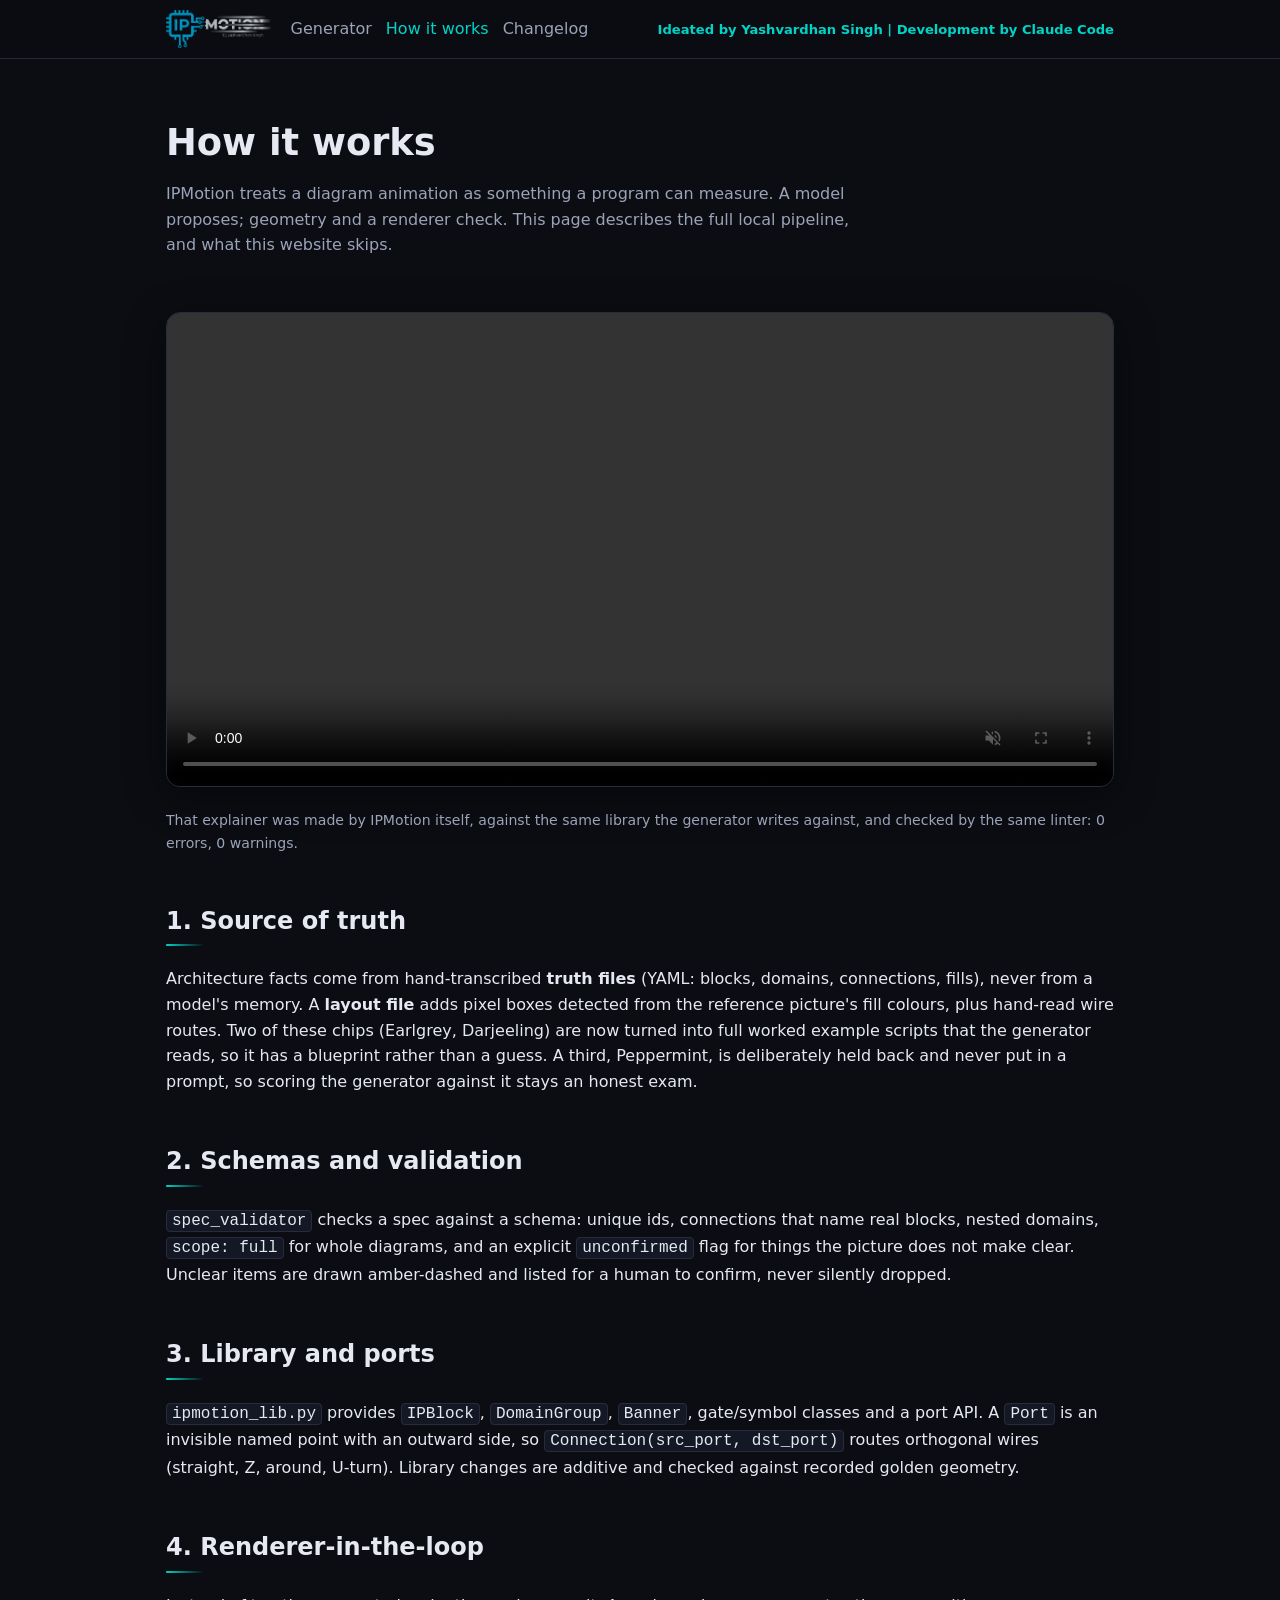
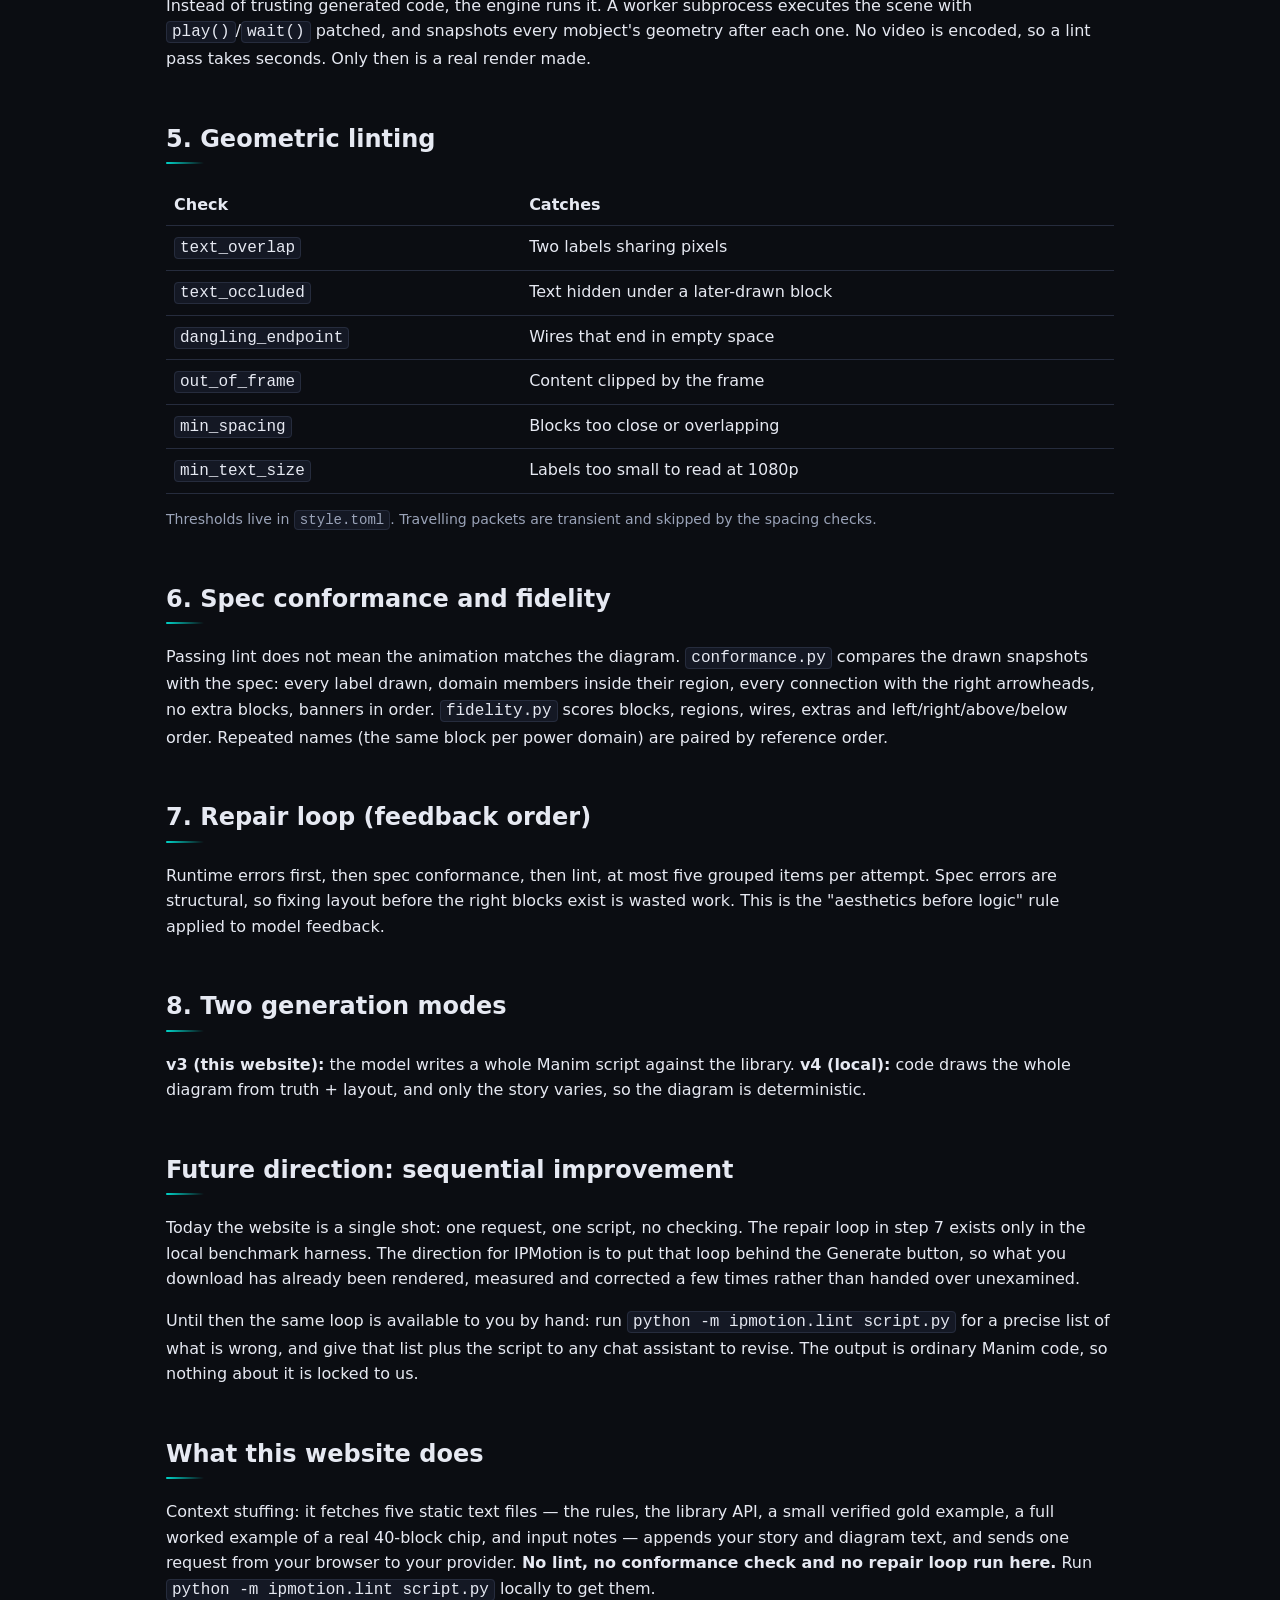
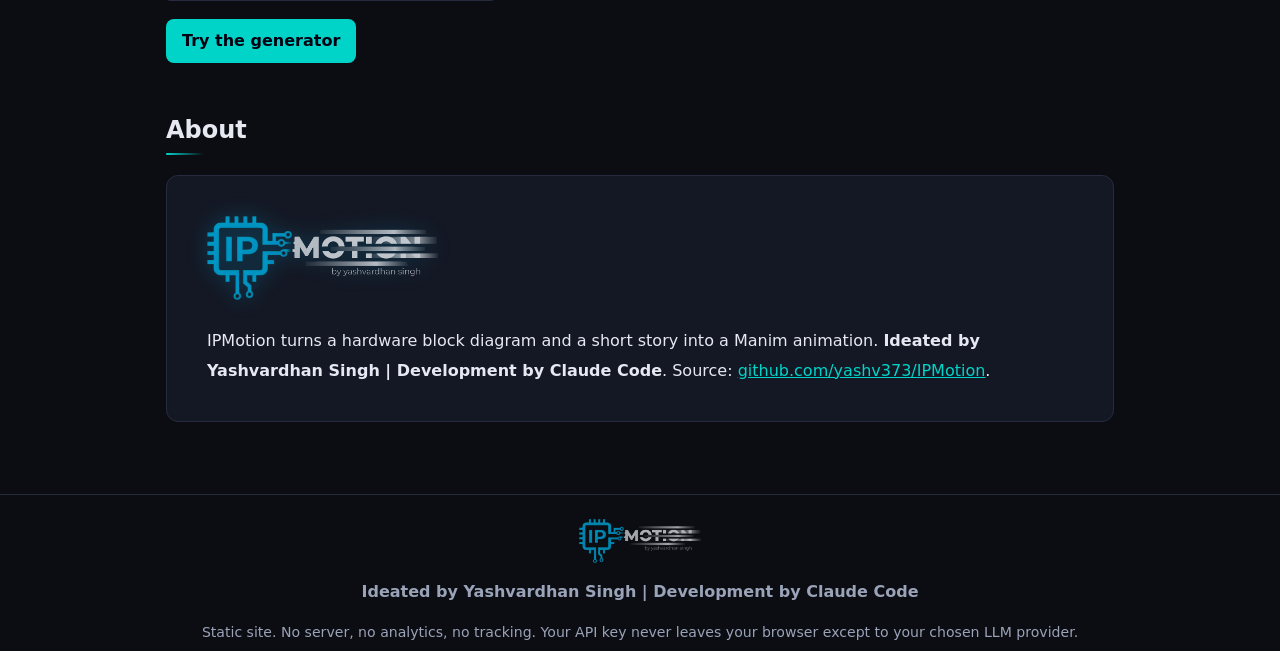
<file: web/how-it-works.html>
<!doctype html>
<html lang="en" data-theme="dark"><head><meta charset="utf-8"><meta name="viewport" content="width=device-width,initial-scale=1">
<title>How IPMotion Works</title><meta name="description" content="IPMotion: describe a hardware block diagram story, get a Manim animation script. Bring your own API key; nothing runs on our servers.">
<link rel="icon" href="favicon.ico" sizes="any"><link rel="icon" type="image/png" sizes="32x32" href="assets/favicon-32.png"><link rel="apple-touch-icon" href="assets/apple-touch-icon.png"><meta name="theme-color" content="#0b0d12"><meta property="og:title" content="How IPMotion Works"><meta property="og:image" content="assets/logo.png">
<link rel="manifest" href="site.webmanifest"><meta name="theme-color" content="#0b0d12"><link rel="stylesheet" href="style.css"></head><body>
<header><div class="wrap"><a class="brand" href="index.html" aria-label="IPMotion home"><img src="assets/logo.png" alt="IPMotion" width="105" height="38"></a><nav><a href="index.html">Generator</a><a href="how-it-works.html" aria-current=page>How it works</a><a href="changelog.html">Changelog</a></nav>
<span class="credit">Ideated by Yashvardhan Singh | Development by Claude Code</span></div></header>
<div id="popbg" aria-hidden="true"></div><main class="wrap">
<section class="hero"><h1>How it works</h1><p>IPMotion treats a diagram animation as something a program can measure. A model proposes; geometry and a renderer check. This page describes the full local pipeline, and what this website skips.</p></section>

<video class="explainer" src="assets/video/how-ipmotion-works.mp4" autoplay muted loop playsinline controls preload="metadata" aria-label="How IPMotion works, animated"></video>
<p class="note">That explainer was made by IPMotion itself, against the same library the generator writes against, and checked by the same linter: 0 errors, 0 warnings.</p>
<h2>1. Source of truth</h2>
<p>Architecture facts come from hand-transcribed <strong>truth files</strong> (YAML: blocks, domains, connections, fills), never from a model's memory. A <strong>layout file</strong> adds pixel boxes detected from the reference picture's fill colours, plus hand-read wire routes. Two of these chips (Earlgrey, Darjeeling) are now turned into full worked example scripts that the generator reads, so it has a blueprint rather than a guess. A third, Peppermint, is deliberately held back and never put in a prompt, so scoring the generator against it stays an honest exam.</p>

<h2>2. Schemas and validation</h2>
<p><code>spec_validator</code> checks a spec against a schema: unique ids, connections that name real blocks, nested domains, <code>scope: full</code> for whole diagrams, and an explicit <code>unconfirmed</code> flag for things the picture does not make clear. Unclear items are drawn amber-dashed and listed for a human to confirm, never silently dropped.</p>

<h2>3. Library and ports</h2>
<p><code>ipmotion_lib.py</code> provides <code>IPBlock</code>, <code>DomainGroup</code>, <code>Banner</code>, gate/symbol classes and a port API. A <code>Port</code> is an invisible named point with an outward side, so <code>Connection(src_port, dst_port)</code> routes orthogonal wires (straight, Z, around, U-turn). Library changes are additive and checked against recorded golden geometry.</p>

<h2>4. Renderer-in-the-loop</h2>
<p>Instead of trusting generated code, the engine runs it. A worker subprocess executes the scene with <code>play()</code>/<code>wait()</code> patched, and snapshots every mobject's geometry after each one. No video is encoded, so a lint pass takes seconds. Only then is a real render made.</p>

<h2>5. Geometric linting</h2>
<table><tr><th>Check</th><th>Catches</th></tr>
<tr><td><code>text_overlap</code></td><td>Two labels sharing pixels</td></tr><tr><td><code>text_occluded</code></td><td>Text hidden under a later-drawn block</td></tr>
<tr><td><code>dangling_endpoint</code></td><td>Wires that end in empty space</td></tr><tr><td><code>out_of_frame</code></td><td>Content clipped by the frame</td></tr>
<tr><td><code>min_spacing</code></td><td>Blocks too close or overlapping</td></tr><tr><td><code>min_text_size</code></td><td>Labels too small to read at 1080p</td></tr></table>
<p class="note">Thresholds live in <code>style.toml</code>. Travelling packets are transient and skipped by the spacing checks.</p>

<h2>6. Spec conformance and fidelity</h2>
<p>Passing lint does not mean the animation matches the diagram. <code>conformance.py</code> compares the drawn snapshots with the spec: every label drawn, domain members inside their region, every connection with the right arrowheads, no extra blocks, banners in order. <code>fidelity.py</code> scores blocks, regions, wires, extras and left/right/above/below order. Repeated names (the same block per power domain) are paired by reference order.</p>

<h2>7. Repair loop (feedback order)</h2>
<p>Runtime errors first, then spec conformance, then lint, at most five grouped items per attempt. Spec errors are structural, so fixing layout before the right blocks exist is wasted work. This is the "aesthetics before logic" rule applied to model feedback.</p>

<h2>8. Two generation modes</h2>
<p><strong>v3 (this website):</strong> the model writes a whole Manim script against the library. <strong>v4 (local):</strong> code draws the whole diagram from truth + layout, and only the story varies, so the diagram is deterministic.</p>

<h2>Future direction: sequential improvement</h2>
<p>Today the website is a single shot: one request, one script, no checking. The repair loop in step 7 exists only in the local benchmark harness. The direction for IPMotion is to put that loop behind the Generate button, so what you download has already been rendered, measured and corrected a few times rather than handed over unexamined.</p>
<p>Until then the same loop is available to you by hand: run <code>python -m ipmotion.lint script.py</code> for a precise list of what is wrong, and give that list plus the script to any chat assistant to revise. The output is ordinary Manim code, so nothing about it is locked to us.</p>
<h2>What this website does</h2>
<p>Context stuffing: it fetches five static text files &mdash; the rules, the library API, a small verified gold example, a full worked example of a real 40-block chip, and input notes &mdash; appends your story and diagram text, and sends one request from your browser to your provider. <strong>No lint, no conformance check and no repair loop run here.</strong> Run <code>python -m ipmotion.lint script.py</code> locally to get them.</p>
<p><a class="btn" href="index.html#generator">Try the generator</a></p>
<h2>About</h2><p class="card"><img class="about-logo" src="assets/logo.png" alt="IPMotion by Yashvardhan Singh" width="264" height="96">IPMotion turns a hardware block diagram and a short story into a Manim animation.
<strong>Ideated by Yashvardhan Singh | Development by Claude Code</strong>. Source: <a href="https://github.com/yashv373/IPMotion">github.com/yashv373/IPMotion</a>.</p>
</main>
<footer><div class="wrap"><img class="foot-logo" src="assets/logo.png" alt="IPMotion" width="121" height="44"><p><strong>Ideated by Yashvardhan Singh | Development by Claude Code</strong></p>
<p class="note">Static site. No server, no analytics, no tracking. Your API key never leaves your browser except to your chosen LLM provider.</p></div></footer>
</body></html>
</file>
<file: web/style.css>
﻿:root{--bg:#0b0d12;--panel:#141824;--line:#262c3d;--text:#e6e9f2;--mute:#9aa3b8;--accent:#00d4c8;--warn:#ffd24a}
:root[data-theme=light]{--bg:#f6f7fb;--panel:#fff;--line:#d9dde8;--text:#14171f;--mute:#566;--accent:#007f78;--warn:#9a6b00}
*{box-sizing:border-box}
body{margin:0;background:var(--bg);color:var(--text);font:16px/1.6 system-ui,Segoe UI,sans-serif}
a{color:var(--accent)}
.wrap{max-width:980px;margin:0 auto;padding:0 16px}
header{border-bottom:1px solid var(--line);position:sticky;top:0;background:var(--bg);z-index:5}
header .wrap{display:flex;flex-wrap:wrap;gap:8px 20px;align-items:center;padding-top:10px;padding-bottom:10px}
.brand{font-weight:700;font-size:1.2rem;color:var(--text);text-decoration:none}
nav{display:flex;gap:14px;flex:1}
nav a{color:var(--mute);text-decoration:none}nav a[aria-current]{color:var(--accent)}
.credit{color:var(--accent);font-size:.82rem;font-weight:600}
button,.btn{background:var(--accent);color:#001;border:0;border-radius:8px;padding:9px 16px;font:inherit;font-weight:600;cursor:pointer;text-decoration:none;display:inline-block}
button.alt{background:var(--panel);color:var(--text);border:1px solid var(--line)}
button:disabled{opacity:.5;cursor:wait}
h1{font-size:2.3rem;line-height:1.2;margin:.6em 0 .3em}h2{margin-top:2em}
.hero{padding:40px 0 10px}.hero p{color:var(--mute);max-width:700px}
.grid{display:grid;grid-template-columns:repeat(auto-fit,minmax(280px,1fr));gap:16px}
.card{background:var(--panel);border:1px solid var(--line);border-radius:12px;padding:14px}
.card img,.ph{width:100%;aspect-ratio:16/9;border-radius:8px;background:#05050a;object-fit:contain;display:block}
.ph{display:grid;place-items:center;color:var(--mute);font-size:.9rem}
label{display:block;margin:14px 0 4px;font-weight:600}
input,select,textarea{width:100%;background:var(--bg);color:var(--text);border:1px solid var(--line);border-radius:8px;padding:9px;font:inherit}
textarea{min-height:130px;font-family:Consolas,monospace;font-size:.9rem}
.row{display:flex;gap:10px;flex-wrap:wrap}.row>*{flex:1;min-width:160px}
.note{color:var(--mute);font-size:.88rem}.warn{border-left:3px solid var(--warn);padding:6px 12px;color:var(--mute);font-size:.88rem;margin:12px 0}
pre{background:#05050a;color:#d8e0f0;border:1px solid var(--line);border-radius:8px;padding:12px;overflow:auto;max-height:520px;font-size:.85rem}
#err{color:#ff6b7a;white-space:pre-wrap}
.setup{border:1px dashed var(--accent);border-radius:12px;padding:12px 16px;margin-top:16px}
table{border-collapse:collapse;width:100%}td,th{border-bottom:1px solid var(--line);padding:8px;text-align:left;vertical-align:top}
footer{border-top:1px solid var(--line);margin-top:60px;padding:24px 0;color:var(--mute);text-align:center}
code{background:var(--panel);padding:1px 5px;border-radius:4px}
.brand{display:flex;align-items:center}.brand img{height:38px;width:auto;display:block;transition:filter .25s,transform .25s}
.brand:hover img{filter:drop-shadow(0 0 8px rgba(0,180,230,.6));transform:translateY(-1px)}
.hero-logo{display:block;max-width:100%;height:auto;margin-bottom:18px;filter:drop-shadow(0 0 28px rgba(0,170,230,.28));animation:rise .8s ease-out both}
@keyframes rise{from{opacity:0;transform:translateX(-14px)}to{opacity:1;transform:none}}
.foot-logo{display:block;margin:0 auto 12px;width:auto;opacity:.9}
.about-logo{display:block;width:auto;max-width:100%;margin:4px 0 26px;filter:drop-shadow(0 0 10px rgba(0,170,230,.35))}
.card::after{content:"";display:block;clear:both}
@media (prefers-reduced-motion:reduce){.hero-logo{animation:none}.brand img{transition:none}}
@media (max-width:640px){.credit{display:none}}
.card:has(.about-logo){padding:36px 40px;line-height:1.85}
@media (max-width:640px){.card:has(.about-logo){padding:24px 20px}.card .about-logo{height:64px}}
.card .about-logo{width:auto;aspect-ratio:auto;background:none;border-radius:0;object-fit:initial;height:84px}
td.note{white-space:nowrap}
.ex{position:relative;cursor:pointer;transition:border-color .2s,box-shadow .2s}
.ex:hover,.ex:focus-visible,.ex.open{border-color:var(--accent);box-shadow:0 6px 24px rgba(0,200,200,.15);outline:none}
.explore{display:inline-block;margin-top:6px;color:var(--accent);font-weight:600}.explore small{color:var(--mute);font-weight:400}
.pop{position:fixed;left:50%;top:50%;transform:translate(-50%,-46%) scale(.96);width:min(960px,94vw);max-height:88vh;overflow:auto;background:rgba(20,24,36,.78);-webkit-backdrop-filter:blur(18px) saturate(1.2);backdrop-filter:blur(18px) saturate(1.2);border:1px solid rgba(0,212,200,.55);border-radius:16px;padding:24px 26px;box-shadow:0 24px 90px rgba(0,0,0,.6);z-index:30;cursor:default;text-align:left;opacity:0;visibility:hidden;pointer-events:none;transition:opacity .32s ease,transform .38s cubic-bezier(.2,.8,.2,1),visibility 0s linear .38s}
.ex.open .pop{opacity:1;visibility:visible;pointer-events:auto;transform:translate(-50%,-50%) scale(1);transition-delay:0s}
#popbg{position:fixed;inset:0;z-index:25;background:rgba(5,7,12,.5);-webkit-backdrop-filter:blur(5px);backdrop-filter:blur(5px);opacity:0;pointer-events:none;transition:opacity .32s ease}
body.pop-open #popbg{opacity:1}
.pop .popgrid>*{opacity:0;transform:translateY(8px);transition:opacity .4s ease .08s,transform .4s ease .08s}
.ex.open .pop .popgrid>*{opacity:1;transform:none}
.hero{position:relative;overflow:hidden}.hero-in{position:relative;z-index:1}
.hero-bg{position:absolute;right:-6%;top:0;width:min(980px,100%);height:100%;object-fit:cover;opacity:.14;z-index:0;pointer-events:none;-webkit-mask-image:radial-gradient(ellipse 70% 75% at 60% 50%,#000 25%,transparent 78%);mask-image:radial-gradient(ellipse 70% 75% at 60% 50%,#000 25%,transparent 78%)}
@media (prefers-reduced-motion:reduce){.hero-bg{display:none}.pop,#popbg,.pop .popgrid>*{transition:none}}
.popx{position:absolute;right:12px;top:10px;padding:2px 12px;font-size:1.3rem;line-height:1.3}
.popgrid{display:grid;grid-template-columns:1.1fr 1fr;gap:24px;align-items:start}
.pop figure{margin:0}.card .pop img.ref{aspect-ratio:auto;background:#fff;border-radius:8px;object-fit:contain;max-height:62vh;width:100%}
.pop h4{margin:14px 0 4px;color:var(--accent)}.pop p,.pop ol{margin:0}.pop ol{padding-left:20px;font-size:.92rem}
.steps li{margin:8px 0}
@media (max-width:760px){.popgrid{grid-template-columns:1fr}.pop{padding:20px 16px}}

.explainer{width:100%;max-width:960px;display:block;margin:14px auto 22px;border:1px solid var(--line);border-radius:14px;background:#000;box-shadow:0 10px 40px rgba(0,0,0,.45)}

details.setup ul.steps{margin:10px 0 6px;padding-left:20px}
details.setup ul.steps li{margin:8px 0}
details.setup summary{cursor:pointer;padding:2px 0;font-weight:600}

/* ---- polish pass ------------------------------------------------------- */
html{scroll-behavior:smooth}
@media (prefers-reduced-motion:reduce){html{scroll-behavior:auto}}
::selection{background:rgba(0,212,200,.28);color:var(--text)}

button,.btn{transition:background .18s ease,transform .12s ease,box-shadow .18s ease,opacity .18s ease}
button:hover,.btn:hover{box-shadow:0 4px 16px rgba(0,212,200,.28);transform:translateY(-1px)}
button:active,.btn:active{transform:translateY(0);box-shadow:none}
button.alt:hover{border-color:var(--accent);box-shadow:none}
button:disabled:hover{transform:none;box-shadow:none}

a:hover{text-decoration:underline}
nav a:hover{color:var(--text)}
:focus-visible{outline:2px solid var(--accent);outline-offset:3px;border-radius:6px}

header{backdrop-filter:saturate(1.4) blur(10px);background:color-mix(in srgb,var(--bg) 86%,transparent)}
@supports not (background:color-mix(in srgb,red 50%,transparent)){header{background:var(--bg)}}

h2{position:relative;padding-bottom:6px}
h2::after{content:"";position:absolute;left:0;bottom:0;width:38px;height:2px;border-radius:2px;
  background:linear-gradient(90deg,var(--accent),transparent)}

.card{transition:border-color .2s ease,box-shadow .2s ease,transform .2s ease}
.card:hover{border-color:color-mix(in srgb,var(--accent) 45%,var(--line))}

pre{box-shadow:inset 0 1px 0 rgba(255,255,255,.04)}
code{border:1px solid var(--line)}
input:focus,select:focus,textarea:focus{border-color:var(--accent);outline:none;
  box-shadow:0 0 0 3px rgba(0,212,200,.14)}

.hero{padding-bottom:24px}
footer{margin-top:72px}
.card video.thumb{width:100%;aspect-ratio:16/9;border-radius:8px;background:#05050a;object-fit:contain;display:block}
.pop .cite{font-size:.82rem;color:var(--mute);border-left:2px solid var(--line);padding-left:10px;margin-top:8px}
</file>
